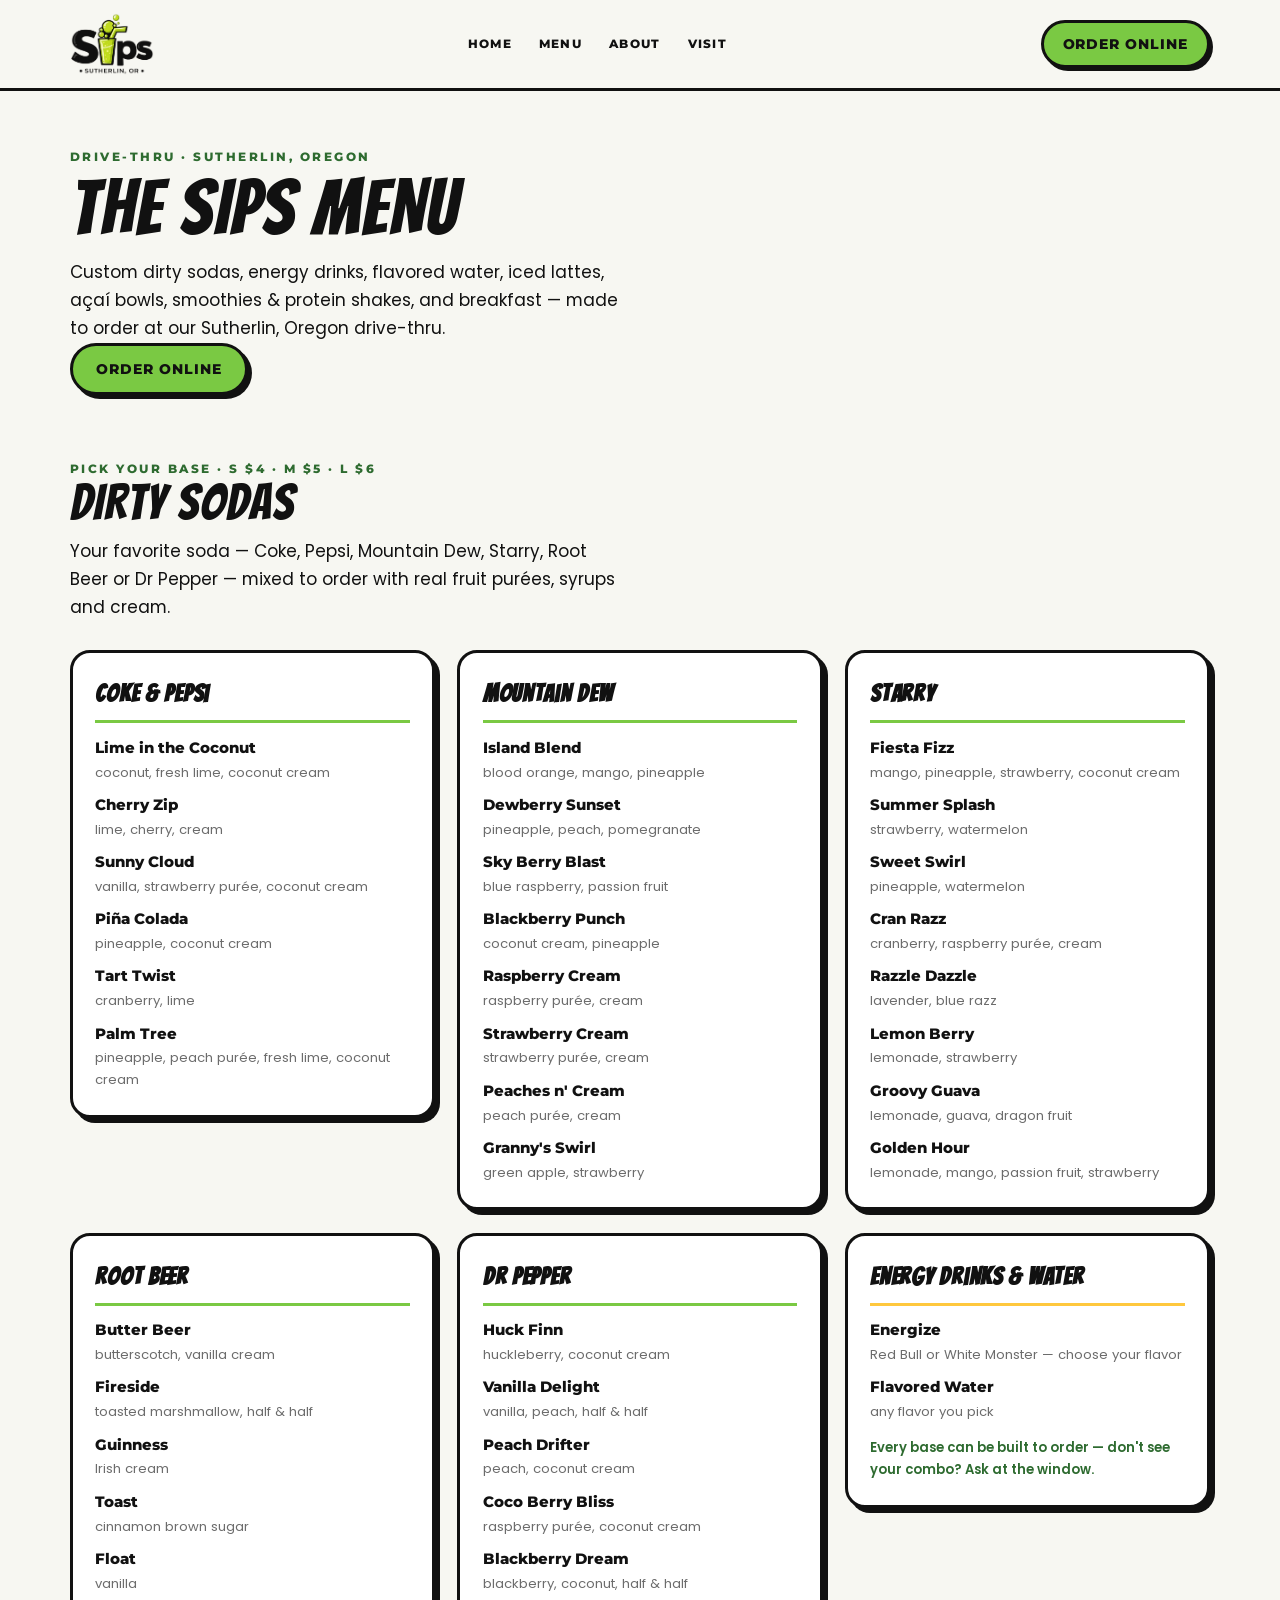
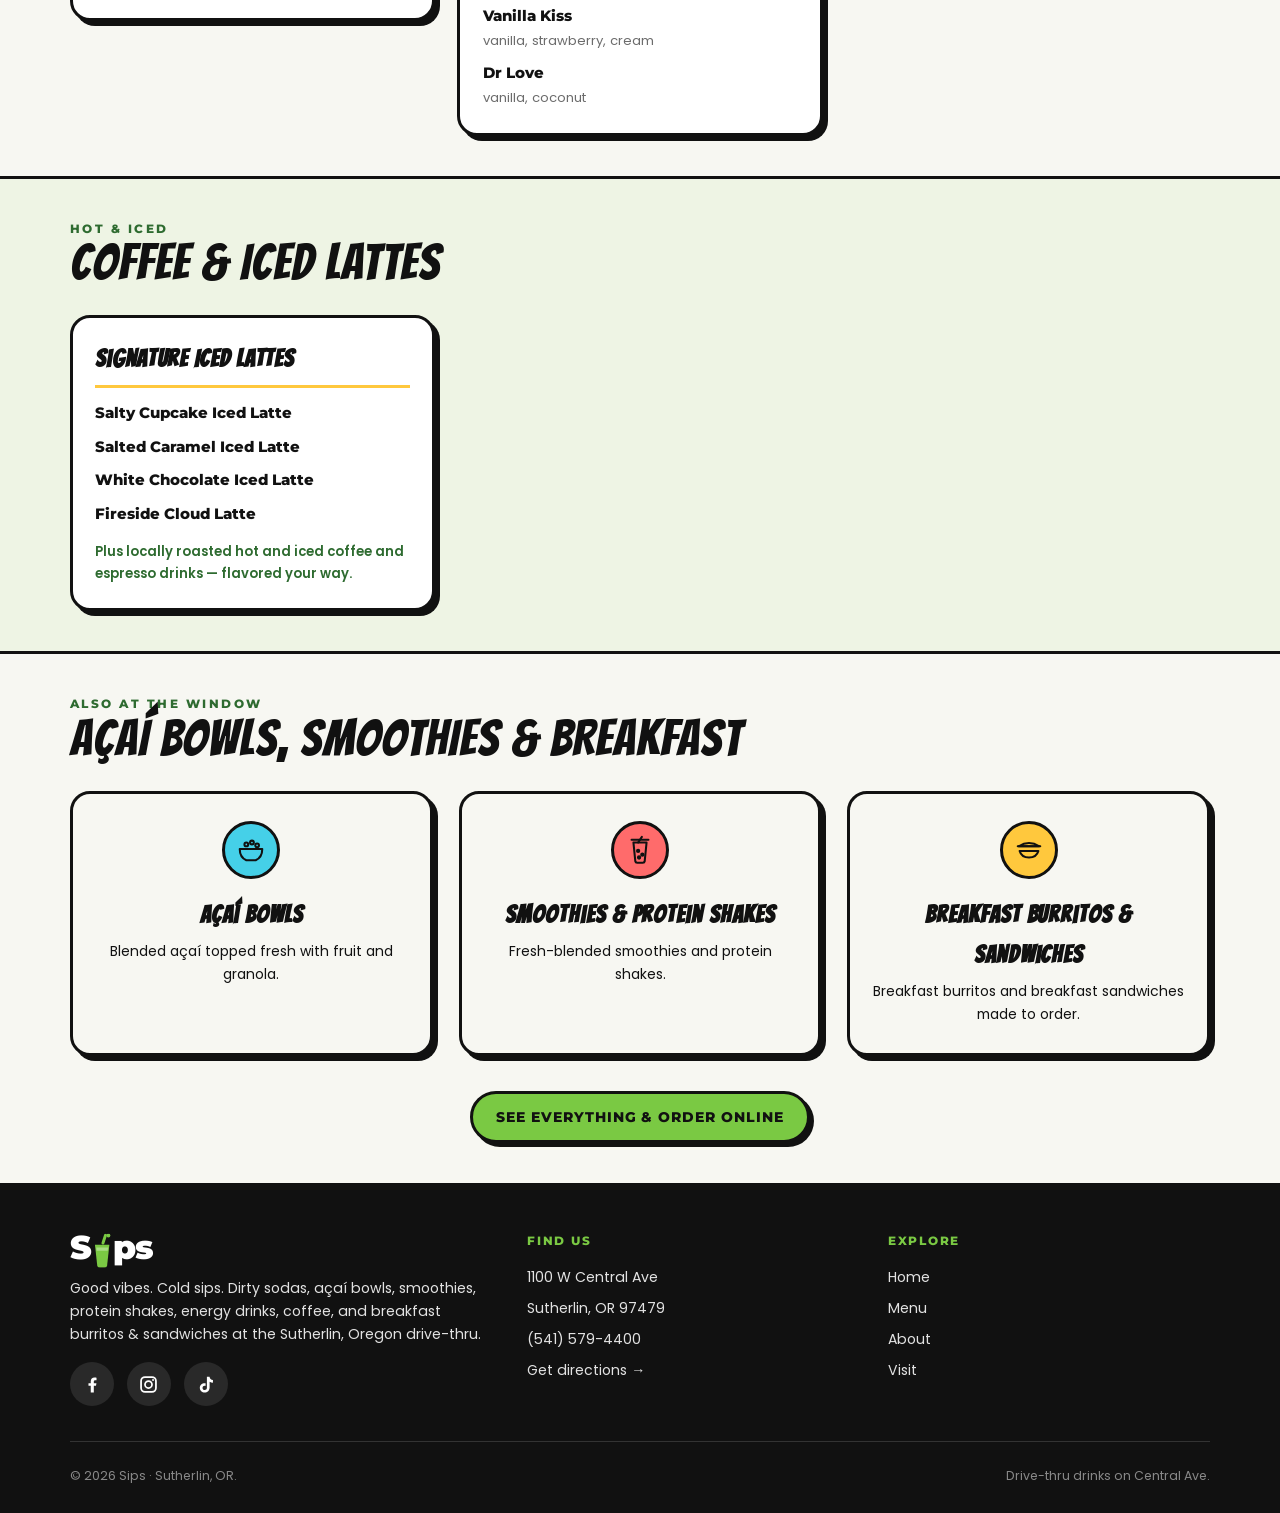
<file: menu.html>
<!DOCTYPE html>
<html lang="en">
<head>
  <meta charset="UTF-8" />
  <meta name="viewport" content="width=device-width, initial-scale=1.0" />
  <!-- Google tag (gtag.js) -->
  <script async src="https://www.googletagmanager.com/gtag/js?id=G-PR8XRTZ9D1"></script>
  <script>
    window.dataLayer = window.dataLayer || [];
    function gtag(){dataLayer.push(arguments);}
    gtag('js', new Date());

    gtag('config', 'G-PR8XRTZ9D1');
  </script>
  <title>Menu — Dirty Sodas, Energy Drinks &amp; Iced Lattes | Sips, Sutherlin, Oregon</title>
  <meta name="description" content="The Sips menu in Sutherlin, Oregon: custom dirty sodas on Coke, Pepsi, Mtn Dew, Starry, Root Beer &amp; Dr Pepper, plus energy drinks, flavored water, iced lattes, açaí bowls, smoothies and breakfast. Order online." />
  <link rel="canonical" href="https://sutherlinsips.com/menu.html" />
  <meta property="og:type" content="website" />
  <meta property="og:title" content="Sips Menu — Sutherlin, Oregon" />
  <meta property="og:description" content="Custom dirty sodas, energy drinks, iced lattes, açaí bowls, smoothies &amp; breakfast at the Sips drive-thru in Sutherlin, Oregon." />
  <meta property="og:url" content="https://sutherlinsips.com/menu.html" />
  <meta property="og:image" content="https://sutherlinsips.com/assets/brand/banner.png" />
  <link rel="stylesheet" href="css/style.css" />
  <link rel="icon" type="image/svg+xml" href="assets/favicon.svg" />
</head>
<body>

  <header class="site-header">
    <div class="container header-inner">
      <a class="logo" href="index.html" aria-label="Sips — Sutherlin, OR — home">
        <img class="logo-img" src="assets/brand/logo.png" alt="Sips — Sutherlin, OR" />
        <span class="logo-text"><span>S</span><svg class="logo-cup" aria-hidden="true"><use href="#logo-cup"></use></svg><span>ps</span></span>
      </a>
      <button class="nav-toggle" aria-label="Toggle navigation" aria-expanded="false">
        <span></span><span></span><span></span>
      </button>
      <nav class="main-nav" aria-label="Main navigation">
        <ul>
          <li><a href="index.html">Home</a></li>
          <li><a href="menu.html" aria-current="page">Menu</a></li>
          <li><a href="index.html#about">About</a></li>
          <li><a href="index.html#visit">Visit</a></li>
        </ul>
      </nav>
      <a href="https://masa.plus/store/13557" target="_blank" rel="noopener" class="btn btn-lime header-cta">Order Online</a>
    </div>
  </header>

  <main id="top">

    <section class="page-hero">
      <div class="container">
        <p class="eyebrow">Drive-thru · Sutherlin, Oregon</p>
        <h1 class="display page-hero-title">The Sips Menu</h1>
        <p class="lead">Custom dirty sodas, energy drinks, flavored water, iced lattes, açaí bowls, smoothies &amp; protein shakes, and breakfast — made to order at our Sutherlin, Oregon drive-thru.</p>
        <p><a href="https://masa.plus/store/13557" target="_blank" rel="noopener" class="btn btn-lime">Order Online</a></p>
      </div>
    </section>

    <!-- Dirty Sodas -->
    <section class="menu-cat">
      <div class="container">
        <div class="section-head">
          <p class="eyebrow">Pick your base · S $4 · M $5 · L $6</p>
          <h2 class="display">Dirty Sodas</h2>
          <p class="lead">Your favorite soda — Coke, Pepsi, Mountain Dew, Starry, Root Beer or Dr Pepper — mixed to order with real fruit purées, syrups and cream.</p>
        </div>

        <div class="menu-base-grid">

          <div class="menu-base reveal">
            <h3>Coke &amp; Pepsi</h3>
            <ul class="menu-combos">
              <li><strong>Lime in the Coconut</strong><span>coconut, fresh lime, coconut cream</span></li>
              <li><strong>Cherry Zip</strong><span>lime, cherry, cream</span></li>
              <li><strong>Sunny Cloud</strong><span>vanilla, strawberry purée, coconut cream</span></li>
              <li><strong>Piña Colada</strong><span>pineapple, coconut cream</span></li>
              <li><strong>Tart Twist</strong><span>cranberry, lime</span></li>
              <li><strong>Palm Tree</strong><span>pineapple, peach purée, fresh lime, coconut cream</span></li>
            </ul>
          </div>

          <div class="menu-base reveal">
            <h3>Mountain Dew</h3>
            <ul class="menu-combos">
              <li><strong>Island Blend</strong><span>blood orange, mango, pineapple</span></li>
              <li><strong>Dewberry Sunset</strong><span>pineapple, peach, pomegranate</span></li>
              <li><strong>Sky Berry Blast</strong><span>blue raspberry, passion fruit</span></li>
              <li><strong>Blackberry Punch</strong><span>coconut cream, pineapple</span></li>
              <li><strong>Raspberry Cream</strong><span>raspberry purée, cream</span></li>
              <li><strong>Strawberry Cream</strong><span>strawberry purée, cream</span></li>
              <li><strong>Peaches n' Cream</strong><span>peach purée, cream</span></li>
              <li><strong>Granny's Swirl</strong><span>green apple, strawberry</span></li>
            </ul>
          </div>

          <div class="menu-base reveal">
            <h3>Starry</h3>
            <ul class="menu-combos">
              <li><strong>Fiesta Fizz</strong><span>mango, pineapple, strawberry, coconut cream</span></li>
              <li><strong>Summer Splash</strong><span>strawberry, watermelon</span></li>
              <li><strong>Sweet Swirl</strong><span>pineapple, watermelon</span></li>
              <li><strong>Cran Razz</strong><span>cranberry, raspberry purée, cream</span></li>
              <li><strong>Razzle Dazzle</strong><span>lavender, blue razz</span></li>
              <li><strong>Lemon Berry</strong><span>lemonade, strawberry</span></li>
              <li><strong>Groovy Guava</strong><span>lemonade, guava, dragon fruit</span></li>
              <li><strong>Golden Hour</strong><span>lemonade, mango, passion fruit, strawberry</span></li>
            </ul>
          </div>

          <div class="menu-base reveal">
            <h3>Root Beer</h3>
            <ul class="menu-combos">
              <li><strong>Butter Beer</strong><span>butterscotch, vanilla cream</span></li>
              <li><strong>Fireside</strong><span>toasted marshmallow, half &amp; half</span></li>
              <li><strong>Guinness</strong><span>Irish cream</span></li>
              <li><strong>Toast</strong><span>cinnamon brown sugar</span></li>
              <li><strong>Float</strong><span>vanilla</span></li>
            </ul>
          </div>

          <div class="menu-base reveal">
            <h3>Dr Pepper</h3>
            <ul class="menu-combos">
              <li><strong>Huck Finn</strong><span>huckleberry, coconut cream</span></li>
              <li><strong>Vanilla Delight</strong><span>vanilla, peach, half &amp; half</span></li>
              <li><strong>Peach Drifter</strong><span>peach, coconut cream</span></li>
              <li><strong>Coco Berry Bliss</strong><span>raspberry purée, coconut cream</span></li>
              <li><strong>Blackberry Dream</strong><span>blackberry, coconut, half &amp; half</span></li>
              <li><strong>Vanilla Kiss</strong><span>vanilla, strawberry, cream</span></li>
              <li><strong>Dr Love</strong><span>vanilla, coconut</span></li>
            </ul>
          </div>

          <div class="menu-base reveal menu-base-plain">
            <h3>Energy Drinks &amp; Water</h3>
            <ul class="menu-combos">
              <li><strong>Energize</strong><span>Red Bull or White Monster — choose your flavor</span></li>
              <li><strong>Flavored Water</strong><span>any flavor you pick</span></li>
            </ul>
            <p class="menu-note">Every base can be built to order — don't see your combo? Ask at the window.</p>
          </div>

        </div>
      </div>
    </section>

    <!-- Coffee & Lattes -->
    <section class="menu-cat menu-cat-alt">
      <div class="container">
        <div class="section-head">
          <p class="eyebrow">Hot &amp; iced</p>
          <h2 class="display">Coffee &amp; Iced Lattes</h2>
        </div>
        <div class="menu-base-grid">
          <div class="menu-base reveal menu-base-plain">
            <h3>Signature Iced Lattes</h3>
            <ul class="menu-combos">
              <li><strong>Salty Cupcake Iced Latte</strong></li>
              <li><strong>Salted Caramel Iced Latte</strong></li>
              <li><strong>White Chocolate Iced Latte</strong></li>
              <li><strong>Fireside Cloud Latte</strong></li>
            </ul>
            <p class="menu-note">Plus locally roasted hot and iced coffee and espresso drinks — flavored your way.</p>
          </div>
        </div>
      </div>
    </section>

    <!-- Also at the window -->
    <section class="menu-cat">
      <div class="container">
        <div class="section-head">
          <p class="eyebrow">Also at the window</p>
          <h2 class="display">Açaí Bowls, Smoothies &amp; Breakfast</h2>
        </div>
        <div class="serves-grid">
          <div class="serve-card reveal">
            <span class="badge-dot"><svg aria-hidden="true"><use href="#icon-bowl"></use></svg></span>
            <h3>Açaí Bowls</h3>
            <p>Blended açaí topped fresh with fruit and granola.</p>
          </div>
          <div class="serve-card reveal">
            <span class="badge-dot"><svg aria-hidden="true"><use href="#icon-smoothie"></use></svg></span>
            <h3>Smoothies &amp; Protein Shakes</h3>
            <p>Fresh-blended smoothies and protein shakes.</p>
          </div>
          <div class="serve-card reveal">
            <span class="badge-dot"><svg aria-hidden="true"><use href="#icon-food"></use></svg></span>
            <h3>Breakfast Burritos &amp; Sandwiches</h3>
            <p>Breakfast burritos and breakfast sandwiches made to order.</p>
          </div>
        </div>
        <p class="featured-note">
          <a class="btn btn-lime" href="https://masa.plus/store/13557" target="_blank" rel="noopener">See everything &amp; order online</a>
        </p>
      </div>
    </section>

  </main>

  <footer class="site-footer">
    <div class="container">
      <div class="footer-grid">
        <div>
          <a class="logo logo-footer" href="index.html" aria-label="Sips — Sutherlin, OR — home">
            <span class="logo-text"><span>S</span><svg class="logo-cup" aria-hidden="true"><use href="#logo-cup"></use></svg><span>ps</span></span>
          </a>
          <p>Good vibes. Cold sips. Dirty sodas, açaí bowls, smoothies, protein shakes, energy drinks, coffee, and breakfast burritos &amp; sandwiches at the Sutherlin, Oregon drive-thru.</p>
          <div class="social-links">
            <a href="https://www.facebook.com/profile.php?id=61573799062839" target="_blank" rel="noopener" aria-label="Sips on Facebook"><svg><use href="#icon-facebook"></use></svg></a>
            <a href="https://www.instagram.com/sutherlinsips/" target="_blank" rel="noopener" aria-label="Sips on Instagram"><svg><use href="#icon-instagram"></use></svg></a>
            <a href="https://www.tiktok.com/@sutherlinsips" target="_blank" rel="noopener" aria-label="Sips on TikTok"><svg><use href="#icon-tiktok"></use></svg></a>
          </div>
        </div>
        <div>
          <h4>Find Us</h4>
          <ul>
            <li>1100 W Central Ave</li>
            <li>Sutherlin, OR 97479</li>
            <li><a href="tel:+15415794400">(541) 579-4400</a></li>
            <li><a href="https://www.google.com/maps/dir/?api=1&amp;destination=1100+W+Central+Ave,+Sutherlin,+OR+97479" target="_blank" rel="noopener">Get directions →</a></li>
          </ul>
        </div>
        <div>
          <h4>Explore</h4>
          <ul>
            <li><a href="index.html">Home</a></li>
            <li><a href="menu.html">Menu</a></li>
            <li><a href="index.html#about">About</a></li>
            <li><a href="index.html#visit">Visit</a></li>
          </ul>
        </div>
      </div>
      <div class="footer-bottom">
        <span>© <span data-year>2026</span> Sips · Sutherlin, OR.</span>
        <span>Drive-thru drinks on Central Ave.</span>
      </div>
    </div>
  </footer>

  <script src="js/main.js"></script>
</body>
</html>
</file>
<file: css/style.css>
/* ============================================================
   SUTHERLIN SIPS — single-page site
   Brand system: lime · deep green · ink · cream,
   controlled aqua / coral / yellow accents,
   rounded image containers, dark outlines, offset shadows.
   Type: Bangers display · Montserrat headings · Poppins body
   ============================================================ */

@font-face {
  font-family: "Bangers";
  font-style: normal;
  font-weight: 400;
  font-display: swap;
  src: url("../assets/fonts/bangers-400.woff2") format("woff2");
}

@font-face {
  font-family: "Montserrat";
  font-style: normal;
  font-weight: 800 900;
  font-display: swap;
  src: url("../assets/fonts/montserrat-800.woff2") format("woff2");
}

@font-face {
  font-family: "Poppins";
  font-style: normal;
  font-weight: 400;
  font-display: swap;
  src: url("../assets/fonts/poppins-400.woff2") format("woff2");
}

@font-face {
  font-family: "Poppins";
  font-style: normal;
  font-weight: 500;
  font-display: swap;
  src: url("../assets/fonts/poppins-500.woff2") format("woff2");
}

@font-face {
  font-family: "Poppins";
  font-style: normal;
  font-weight: 600;
  font-display: swap;
  src: url("../assets/fonts/poppins-600.woff2") format("woff2");
}

:root {
  --lime: #7ac943;
  --green: #4caf50;
  --deep: #2e6b30;
  --ink: #111111;
  --cream: #f7f7f2;
  --white: #ffffff;
  --aqua: #45d0e8;
  --coral: #ff6b6b;
  --yellow: #ffc83d;
  --radius: 20px;
  --outline: 3px solid var(--ink);
  --shadow-offset: 7px 7px 0 var(--ink);
  --font-display: "Bangers", "Montserrat", sans-serif;
  --font-heading: "Montserrat", sans-serif;
  --font-body: "Poppins", sans-serif;
}

* {
  margin: 0;
  padding: 0;
  box-sizing: border-box;
}

html {
  scroll-behavior: smooth;
  scroll-padding-top: 90px;
}

body {
  font-family: var(--font-body);
  color: var(--ink);
  background: var(--cream);
  line-height: 1.65;
  overflow-x: hidden;
}

img,
svg,
iframe {
  max-width: 100%;
  display: block;
}

a {
  color: inherit;
  text-decoration: none;
}

ul {
  list-style: none;
}

.container {
  width: min(1140px, 92%);
  margin-inline: auto;
}

/* ---------- Type ---------- */

.display {
  font-family: var(--font-display);
  font-weight: 400;
  letter-spacing: 0.02em;
  line-height: 0.95;
  text-transform: uppercase;
}

h1.display {
  font-size: clamp(2.9rem, 6.5vw, 4.8rem);
}

h2.display {
  font-size: clamp(2.1rem, 4.5vw, 3.1rem);
}

.eyebrow {
  font-family: var(--font-heading);
  font-weight: 800;
  text-transform: uppercase;
  letter-spacing: 0.2em;
  font-size: 0.78rem;
  color: var(--deep);
}

.lead {
  font-size: 1.06rem;
  max-width: 50ch;
}

/* ---------- Buttons ---------- */

.btn {
  display: inline-flex;
  align-items: center;
  gap: 0.5em;
  font-family: var(--font-heading);
  font-weight: 800;
  font-size: 0.85rem;
  letter-spacing: 0.07em;
  text-transform: uppercase;
  padding: 0.85em 1.7em;
  border-radius: 999px;
  border: var(--outline);
  box-shadow: 4px 4px 0 var(--ink);
  cursor: pointer;
  transition: transform 0.12s ease, box-shadow 0.12s ease;
  background: var(--white);
  color: var(--ink);
}

.btn:hover {
  transform: translate(2px, 2px);
  box-shadow: 2px 2px 0 var(--ink);
}

.btn:active {
  transform: translate(4px, 4px);
  box-shadow: 0 0 0 var(--ink);
}

.btn-lime {
  background: var(--lime);
}

.btn-yellow {
  background: var(--yellow);
}

.btn svg {
  width: 1.1em;
  height: 1.1em;
}

/* ---------- Header ---------- */

.site-header {
  position: sticky;
  top: 0;
  z-index: 50;
  background: var(--cream);
  border-bottom: var(--outline);
}

.header-inner {
  display: flex;
  align-items: center;
  justify-content: space-between;
  gap: 1.4rem;
  padding: 0.8rem 0;
}

.logo {
  display: inline-flex;
  align-items: center;
  font-family: var(--font-heading);
  font-weight: 900;
  font-size: 2.05rem;
  letter-spacing: -0.03em;
  line-height: 1;
}

/* Real logo image; on the light header, multiply hides a white background */
.logo-img {
  height: 62px;
  width: auto;
  mix-blend-mode: multiply;
}

/* Text wordmark fallback — shown only until assets/brand/logo.png exists */
.logo .logo-text {
  display: none;
  align-items: baseline;
}

.logo.logo-missing .logo-img {
  display: none;
}

.logo.logo-missing .logo-text,
.logo-footer .logo-text {
  display: inline-flex;
}

.logo .logo-cup {
  width: 0.62em;
  height: 1.06em;
  margin: 0 0.03em;
  align-self: flex-end;
  transform: translateY(0.08em);
}

.main-nav ul {
  display: flex;
  gap: 1.7rem;
}

.main-nav a {
  font-family: var(--font-heading);
  font-weight: 800;
  font-size: 0.78rem;
  letter-spacing: 0.1em;
  text-transform: uppercase;
  padding: 0.4rem 0;
  transition: color 0.15s ease;
}

.main-nav a:hover {
  color: var(--deep);
}

.header-cta {
  box-shadow: 3px 3px 0 var(--ink);
  padding: 0.7em 1.4em;
}

.nav-toggle {
  display: none;
  background: none;
  border: 0;
  cursor: pointer;
  padding: 0.4rem;
}

.nav-toggle span {
  display: block;
  width: 26px;
  height: 3px;
  background: var(--ink);
  margin: 5px 0;
  border-radius: 2px;
}

/* ---------- Photo frames ---------- */

.photo-frame {
  position: relative;
  border: var(--outline);
  border-radius: var(--radius);
  overflow: hidden;
  background: var(--white);
  box-shadow: var(--shadow-offset);
}

.photo-frame img {
  width: 100%;
  height: 100%;
  object-fit: cover;
  display: block;
}

/* Missing-photo state: shown until a real photo file is added */
.photo-frame.missing img {
  display: none;
}

.photo-frame.missing::after {
  content: "📷  " attr(data-label);
  position: absolute;
  inset: 0;
  display: grid;
  place-items: center;
  padding: 1rem;
  text-align: center;
  font-family: var(--font-heading);
  font-weight: 800;
  font-size: 0.8rem;
  letter-spacing: 0.06em;
  text-transform: uppercase;
  color: var(--deep);
  background:
    repeating-linear-gradient(
      -45deg,
      rgba(122, 201, 67, 0.12),
      rgba(122, 201, 67, 0.12) 14px,
      rgba(122, 201, 67, 0.22) 14px,
      rgba(122, 201, 67, 0.22) 28px
    ),
    var(--cream);
}

/* ---------- Hero ---------- */

.hero {
  padding: 4rem 0 4.5rem;
  position: relative;
}

/* Organic lime blob + halftone dots, echoing the banner artwork */
.hero::before {
  content: "";
  position: absolute;
  top: -90px;
  left: -110px;
  width: 320px;
  height: 280px;
  background: var(--lime);
  opacity: 0.22;
  border-radius: 58% 42% 55% 45% / 55% 48% 52% 45%;
  pointer-events: none;
}

.hero::after {
  content: "";
  position: absolute;
  top: 26px;
  right: -50px;
  width: 230px;
  height: 160px;
  background-image: radial-gradient(var(--lime) 2.5px, transparent 3px);
  background-size: 18px 18px;
  opacity: 0.4;
  border-radius: 40px;
  pointer-events: none;
}

.hero-inner {
  position: relative;
  z-index: 1;
  display: grid;
  grid-template-columns: 1.05fr 1fr;
  gap: 3.2rem;
  align-items: center;
}

.hero-title .line {
  display: block;
  white-space: nowrap;
}

/* Descriptive, SEO-facing sub-line inside the H1 — kept small and in the
   body font so the playful Bangers brand lines stay the visual focus. */
.hero-h1-sub {
  display: block;
  margin-top: 0.7rem;
  font-family: var(--font-body);
  font-weight: 600;
  font-size: 1.02rem;
  line-height: 1.5;
  letter-spacing: normal;
  text-transform: none;
  color: var(--ink);
  max-width: 34ch;
}

.hero .lead {
  margin: 1.3rem 0 1.8rem;
}

.hero-actions {
  display: flex;
  flex-wrap: wrap;
  gap: 1rem;
}

.hero-photo {
  aspect-ratio: 4 / 3;
  rotate: 1.5deg;
}

.hero-photo-wrap {
  position: relative;
}

.hero-sticker {
  position: absolute;
  width: 84px;
  height: 84px;
  right: -22px;
  top: -26px;
  rotate: 12deg;
  z-index: 2;
}

/* "Cold sips." in lime, per the banner artwork */
.hero-title .underlined {
  position: relative;
  display: inline-block;
  color: var(--lime);
  -webkit-text-stroke: 1px var(--green);
}

.brush-underline {
  position: absolute;
  left: 0;
  bottom: -0.26em;
  width: 100%;
  height: 0.3em;
  color: var(--green);
}

/* ---------- Section headers ---------- */

.section-head {
  text-align: center;
  margin-bottom: 2.4rem;
}

.section-head .lead {
  margin: 0.7rem auto 0;
}

/* ---------- Serves ---------- */

.serves {
  background: var(--lime);
  border-top: var(--outline);
  border-bottom: var(--outline);
  padding: 4rem 0 4.5rem;
}

.serves .eyebrow {
  color: var(--ink);
}

.serves-grid {
  display: grid;
  grid-template-columns: repeat(3, 1fr);
  gap: 1.6rem;
}

.serve-card {
  background: var(--cream);
  border: var(--outline);
  border-radius: var(--radius);
  box-shadow: 5px 5px 0 var(--ink);
  padding: 1.7rem 1.4rem;
  text-align: center;
  transition: transform 0.15s ease, box-shadow 0.15s ease;
}

.serve-card:hover {
  transform: translate(-2px, -2px);
  box-shadow: 7px 7px 0 var(--ink);
}

.serve-card .badge-dot {
  width: 58px;
  height: 58px;
  margin: 0 auto 1rem;
  border-radius: 50%;
  border: var(--outline);
  display: grid;
  place-items: center;
}

.serve-card:nth-child(1) .badge-dot { background: var(--aqua); }
.serve-card:nth-child(2) .badge-dot { background: var(--coral); }
.serve-card:nth-child(3) .badge-dot { background: var(--yellow); }
.serve-card:nth-child(4) .badge-dot { background: var(--white); }
.serve-card:nth-child(5) .badge-dot { background: var(--yellow); }
.serve-card:nth-child(6) .badge-dot { background: var(--aqua); }

.serve-card .badge-dot svg {
  width: 30px;
  height: 30px;
  color: var(--ink);
}

.serve-card h3 {
  font-family: var(--font-display);
  font-size: 1.5rem;
  letter-spacing: 0.04em;
}

.serve-card p {
  font-size: 0.87rem;
  margin-top: 0.35rem;
}

/* ---------- Featured photos ---------- */

.featured {
  padding: 4.5rem 0;
}

.featured-grid {
  display: grid;
  grid-template-columns: repeat(3, 1fr);
  gap: 1.8rem;
}

.featured-grid .photo-frame {
  aspect-ratio: 1 / 1;
  box-shadow: 5px 5px 0 var(--ink);
}

.featured-grid .photo-frame:nth-child(even) {
  rotate: -1.2deg;
}

.featured-grid .photo-frame:nth-child(odd) {
  rotate: 1.2deg;
}

.featured-note {
  text-align: center;
  margin-top: 2.2rem;
}

/* ---------- Video ---------- */

.video-section {
  padding: 0 0 4.5rem;
}

.video-frame {
  aspect-ratio: 16 / 9;
  max-width: 900px;
  margin-inline: auto;
  background: var(--ink);
}

.video-frame video {
  width: 100%;
  height: 100%;
  object-fit: cover;
  display: block;
}

.video-frame.missing video {
  display: none;
}

/* Hide the video section when no video is playable */
.video-section.hidden {
  display: none;
}

/* ---------- About ---------- */

.about {
  background: var(--deep);
  color: var(--cream);
  border-top: var(--outline);
  border-bottom: var(--outline);
  padding: 4.5rem 0;
}

.about-inner {
  display: grid;
  grid-template-columns: 1fr 1.1fr;
  gap: 3.2rem;
  align-items: center;
}

.about .eyebrow {
  color: var(--lime);
}

.about h2 {
  margin: 0.4rem 0 1rem;
}

.about p + p {
  margin-top: 0.8rem;
}

.about-photo {
  aspect-ratio: 4 / 3;
  rotate: -1.5deg;
  box-shadow: 7px 7px 0 rgba(0, 0, 0, 0.45);
}

/* ---------- Promo ---------- */

.promo {
  padding: 4.5rem 0 0;
}

.promo-card {
  background: var(--yellow);
  border: var(--outline);
  border-radius: var(--radius);
  box-shadow: var(--shadow-offset);
  padding: 2.6rem;
  display: grid;
  grid-template-columns: auto 1fr auto;
  gap: 2rem;
  align-items: center;
}

.promo-card .promo-icon {
  width: 74px;
  height: 74px;
  border-radius: 50%;
  border: var(--outline);
  background: var(--white);
  display: grid;
  place-items: center;
  flex-shrink: 0;
}

.promo-card .promo-icon svg {
  width: 38px;
  height: 38px;
}

.promo-card h2 {
  font-size: clamp(1.7rem, 3.2vw, 2.4rem);
}

.promo-card p {
  margin-top: 0.4rem;
  max-width: 54ch;
}

/* ---------- Visit ---------- */

.visit {
  padding: 4.5rem 0;
}

.visit-grid {
  display: grid;
  grid-template-columns: 1fr 1.15fr;
  gap: 2.6rem;
  align-items: stretch;
}

.visit-card {
  background: var(--white);
  border: var(--outline);
  border-radius: var(--radius);
  box-shadow: var(--shadow-offset);
  padding: 2.2rem;
}

.visit-card h2 {
  margin-bottom: 1.2rem;
}

.visit-list {
  display: grid;
  gap: 1.1rem;
}

.visit-list li {
  display: flex;
  gap: 0.9rem;
  align-items: flex-start;
}

.visit-list .visit-icon {
  width: 42px;
  height: 42px;
  flex-shrink: 0;
  border-radius: 50%;
  border: var(--outline);
  background: var(--lime);
  display: grid;
  place-items: center;
}

.visit-list li:nth-child(2) .visit-icon { background: var(--aqua); }
.visit-list li:nth-child(3) .visit-icon { background: var(--coral); }
.visit-list li:nth-child(4) .visit-icon { background: var(--yellow); }

.visit-list svg {
  width: 20px;
  height: 20px;
  color: var(--ink);
}

.visit-list strong {
  font-family: var(--font-heading);
  font-weight: 800;
  font-size: 0.78rem;
  letter-spacing: 0.1em;
  text-transform: uppercase;
  display: block;
  color: var(--deep);
}

.visit-list a:hover {
  text-decoration: underline;
}

.visit-actions {
  display: flex;
  flex-wrap: wrap;
  gap: 0.9rem;
  margin-top: 1.6rem;
}

.map-frame {
  overflow: hidden;
  min-height: 340px;
}

.map-frame iframe {
  width: 100%;
  height: 100%;
  min-height: 340px;
  border: 0;
}

/* ---------- Footer ---------- */

.site-footer {
  background: var(--ink);
  color: rgba(255, 255, 255, 0.88);
  padding: 3rem 0 1.6rem;
}

.footer-grid {
  display: grid;
  grid-template-columns: 1.3fr 1fr 1fr;
  gap: 2.4rem;
  padding-bottom: 2.2rem;
  border-bottom: 1px solid rgba(255, 255, 255, 0.14);
}

.site-footer .logo {
  color: var(--white);
  margin-bottom: 0.7rem;
}

.site-footer p {
  font-size: 0.88rem;
}

.footer-grid h4 {
  font-family: var(--font-heading);
  font-weight: 800;
  font-size: 0.78rem;
  letter-spacing: 0.14em;
  text-transform: uppercase;
  color: var(--lime);
  margin-bottom: 0.9rem;
}

.footer-grid ul {
  display: grid;
  gap: 0.5rem;
  font-size: 0.88rem;
}

.footer-grid a:hover {
  color: var(--lime);
}

.social-links {
  display: flex;
  gap: 0.8rem;
  margin-top: 1rem;
}

.social-links a {
  display: grid;
  place-items: center;
  width: 44px;
  height: 44px;
  border-radius: 50%;
  background: rgba(255, 255, 255, 0.1);
  color: var(--white);
  transition: background 0.15s ease, transform 0.15s ease;
}

.social-links a:hover {
  background: var(--lime);
  color: var(--ink);
  transform: translateY(-3px);
}

.social-links svg {
  width: 21px;
  height: 21px;
}

.footer-bottom {
  padding-top: 1.5rem;
  display: flex;
  justify-content: space-between;
  gap: 1rem;
  font-size: 0.78rem;
  color: rgba(255, 255, 255, 0.5);
}

/* ---------- Secret Sips Catch (hidden game) ---------- */

.sc-overlay {
  position: fixed;
  inset: 0;
  z-index: 999;
  display: flex;
  flex-direction: column;
  background:
    radial-gradient(rgba(122, 201, 67, 0.14) 2.5px, transparent 3px);
  background-size: 22px 22px;
  background-color: var(--cream);
}

.sc-topbar {
  display: flex;
  align-items: center;
  gap: 1.2rem;
  padding: 0.8rem 1.2rem;
  border-bottom: var(--outline);
  background: var(--cream);
}

.sc-title {
  font-size: 1.5rem;
}

.sc-score {
  font-family: var(--font-heading);
  font-weight: 800;
  font-size: 0.9rem;
  text-transform: uppercase;
  letter-spacing: 0.06em;
  margin-left: auto;
}

.sc-lives {
  display: flex;
  gap: 0.3rem;
}

.sc-life {
  width: 26px;
  height: 26px;
  color: var(--coral);
}

.sc-life.lost {
  color: rgba(17, 17, 17, 0.15);
}

.sc-close {
  font-size: 1.8rem;
  line-height: 1;
  background: var(--white);
  border: var(--outline);
  border-radius: 50%;
  width: 42px;
  height: 42px;
  cursor: pointer;
  box-shadow: 3px 3px 0 var(--ink);
}

.sc-arena {
  position: relative;
  flex: 1;
  overflow: hidden;
  touch-action: none;
  cursor: none;
}

.sc-cup {
  position: absolute;
  bottom: 6px;
  left: 0;
  width: 96px;
  height: 110px;
  will-change: transform;
  pointer-events: none;
}

.sc-item {
  position: absolute;
  top: 0;
  width: 52px;
  height: 52px;
  padding: 7px;
  border-radius: 50%;
  border: var(--outline);
  box-shadow: 3px 3px 0 rgba(17, 17, 17, 0.5);
  will-change: transform;
  pointer-events: none;
}

.sc-item svg {
  width: 100%;
  height: 100%;
}

.sc-item.sc-caught {
  transition: scale 0.22s ease, opacity 0.22s ease;
  scale: 1.6;
  opacity: 0;
}

.sc-modal {
  position: absolute;
  inset: 0;
  display: grid;
  place-items: center;
  padding: 1.5rem;
  background: rgba(247, 247, 242, 0.75);
  z-index: 3;
}

.sc-card {
  max-width: 460px;
  background: var(--white);
  border: var(--outline);
  border-radius: var(--radius);
  box-shadow: var(--shadow-offset);
  padding: 2.2rem;
  text-align: center;
}

.sc-card h2 {
  font-size: 2rem;
  margin-bottom: 0.7rem;
}

.sc-card p {
  font-size: 0.95rem;
}

.sc-card-actions {
  display: flex;
  flex-wrap: wrap;
  justify-content: center;
  gap: 0.9rem;
  margin-top: 1.5rem;
}

/* How-to-play intro */

.sc-intro-lead {
  font-size: 1.05rem;
  font-weight: 600;
  margin-bottom: 1rem;
}

.sc-how {
  list-style: none;
  margin: 0 auto 0.4rem;
  padding: 0;
  display: grid;
  gap: 0.6rem;
  text-align: left;
  max-width: 340px;
}

.sc-how li {
  display: flex;
  align-items: flex-start;
  gap: 0.55rem;
  font-size: 0.94rem;
  line-height: 1.4;
}

.sc-how .sc-ic {
  flex: 0 0 1.5rem;
  font-size: 1.15rem;
  text-align: center;
}

.sc-how .sc-tx {
  flex: 1;
}

.sc-hiline {
  margin-top: 1rem;
  font-weight: 600;
  color: var(--deep);
}

/* Scoreboard, name entry, and prize */

.sc-board-title {
  font-family: var(--font-heading);
  font-weight: 800;
  font-size: 0.8rem;
  letter-spacing: 0.1em;
  text-transform: uppercase;
  color: var(--deep);
  margin: 1.3rem 0 0.6rem;
}

.sc-board {
  list-style: none;
  margin: 0;
  padding: 0;
  display: grid;
  gap: 0.35rem;
  text-align: left;
}

.sc-board li {
  display: grid;
  grid-template-columns: 2.2rem 1fr auto;
  align-items: center;
  gap: 0.6rem;
  padding: 0.5rem 0.8rem;
  background: var(--cream);
  border: 2px solid var(--ink);
  border-radius: 10px;
}

.sc-board li:first-child {
  background: var(--yellow);
}

.sc-rank {
  font-size: 1.1rem;
  text-align: center;
}

.sc-name {
  font-weight: 600;
  overflow: hidden;
  text-overflow: ellipsis;
  white-space: nowrap;
}

.sc-pts {
  font-family: var(--font-heading);
  font-weight: 800;
  color: var(--deep);
}

.sc-empty,
.sc-loading {
  font-size: 0.9rem;
  color: rgba(17, 17, 17, 0.6);
}

.sc-entry-label {
  display: block;
  font-family: var(--font-heading);
  font-weight: 800;
  font-size: 0.72rem;
  letter-spacing: 0.08em;
  text-transform: uppercase;
  margin: 1.1rem 0 0.5rem;
}

.sc-entry-row {
  display: flex;
  gap: 0.6rem;
}

.sc-name-input {
  flex: 1;
  font-family: var(--font-body);
  font-size: 1rem;
  padding: 0.6em 0.9em;
  border: var(--outline);
  border-radius: 10px;
  background: var(--cream);
}

.sc-name-input:focus {
  outline: none;
  border-color: var(--green);
}

.sc-saved {
  font-weight: 600;
  color: var(--deep);
  margin: 1rem 0 0.3rem;
}

.sc-err {
  color: var(--coral);
  font-weight: 600;
  margin: 1rem 0 0.3rem;
}

.sc-prize {
  background: var(--yellow);
  border: var(--outline);
  border-radius: var(--radius);
  box-shadow: 5px 5px 0 var(--ink);
  padding: 1.1rem;
  margin: 1rem 0;
  font-family: var(--font-heading);
  font-weight: 800;
  font-size: 1.05rem;
  line-height: 1.35;
}

.sc-prize-date {
  display: block;
  margin-top: 0.5rem;
  font-family: var(--font-body);
  font-weight: 600;
  font-size: 0.82rem;
  color: rgba(17, 17, 17, 0.7);
}

/* ---------- Reveal ---------- */

.reveal {
  opacity: 0;
  transform: translateY(22px);
  transition: opacity 0.6s ease, transform 0.6s ease;
}

.reveal.visible {
  opacity: 1;
  transform: none;
}

@media (prefers-reduced-motion: reduce) {
  .reveal {
    opacity: 1;
    transform: none;
    transition: none;
  }
}

/* ---------- Responsive ---------- */

@media (max-width: 960px) {
  .hero-inner,
  .about-inner,
  .visit-grid {
    grid-template-columns: 1fr;
  }

  .serves-grid {
    grid-template-columns: repeat(2, 1fr);
  }

  .featured-grid {
    grid-template-columns: repeat(2, 1fr);
  }

  .hero-sticker {
    right: 6px;
  }
}

@media (max-width: 700px) {
  .nav-toggle {
    display: block;
  }

  .main-nav {
    position: absolute;
    top: 100%;
    left: 0;
    right: 0;
    background: var(--cream);
    border-bottom: var(--outline);
    max-height: 0;
    overflow: hidden;
    transition: max-height 0.25s ease;
  }

  .main-nav.open {
    max-height: 360px;
  }

  .main-nav ul {
    flex-direction: column;
    gap: 0;
    padding: 0.7rem 0;
  }

  .main-nav a {
    display: block;
    padding: 0.75rem 1.6rem;
  }

  .header-cta {
    display: none;
  }

  .featured-grid {
    grid-template-columns: 1fr;
  }

  .promo-card {
    grid-template-columns: 1fr;
    text-align: center;
  }

  .promo-card .promo-icon,
  .promo-card .btn {
    justify-self: center;
  }

  .footer-grid {
    grid-template-columns: 1fr;
  }

  .footer-bottom {
    flex-direction: column;
    text-align: center;
  }
}

/* ============================================================
   Menu page
   ============================================================ */

.page-hero {
  padding: 3.5rem 0 1.5rem;
}

.page-hero-title {
  font-size: clamp(2.6rem, 6vw, 4rem);
  margin: 0.3rem 0 0.9rem;
}

.menu-cat {
  padding: 2.5rem 0;
}

.menu-cat-alt {
  background: rgba(122, 201, 67, 0.08);
  border-top: var(--outline);
  border-bottom: var(--outline);
}

.menu-cat .section-head {
  text-align: left;
  margin-bottom: 1.8rem;
}

.menu-cat .section-head .lead {
  margin-left: 0;
}

.menu-base-grid {
  display: grid;
  grid-template-columns: repeat(3, 1fr);
  gap: 1.4rem;
  align-items: start;
}

.menu-base {
  background: var(--white);
  border: var(--outline);
  border-radius: var(--radius);
  box-shadow: 5px 5px 0 var(--ink);
  padding: 1.3rem 1.4rem 1.5rem;
}

.menu-base h3 {
  font-family: var(--font-display);
  font-size: 1.5rem;
  letter-spacing: 0.03em;
  padding-bottom: 0.4rem;
  margin-bottom: 0.8rem;
  border-bottom: 3px solid var(--lime);
}

.menu-base-plain h3 {
  border-bottom-color: var(--yellow);
}

.menu-combos {
  list-style: none;
  display: grid;
  gap: 0.6rem;
}

.menu-combos li {
  display: flex;
  flex-direction: column;
  gap: 0.1rem;
}

.menu-combos li strong {
  font-family: var(--font-heading);
  font-weight: 800;
  font-size: 0.92rem;
}

.menu-combos li span {
  font-size: 0.82rem;
  color: rgba(17, 17, 17, 0.62);
}

.menu-note {
  margin-top: 0.9rem;
  font-size: 0.82rem;
  font-weight: 600;
  color: var(--deep);
}

@media (max-width: 900px) {
  .menu-base-grid {
    grid-template-columns: repeat(2, 1fr);
  }
}

@media (max-width: 560px) {
  .menu-base-grid {
    grid-template-columns: 1fr;
  }
}
</file>
